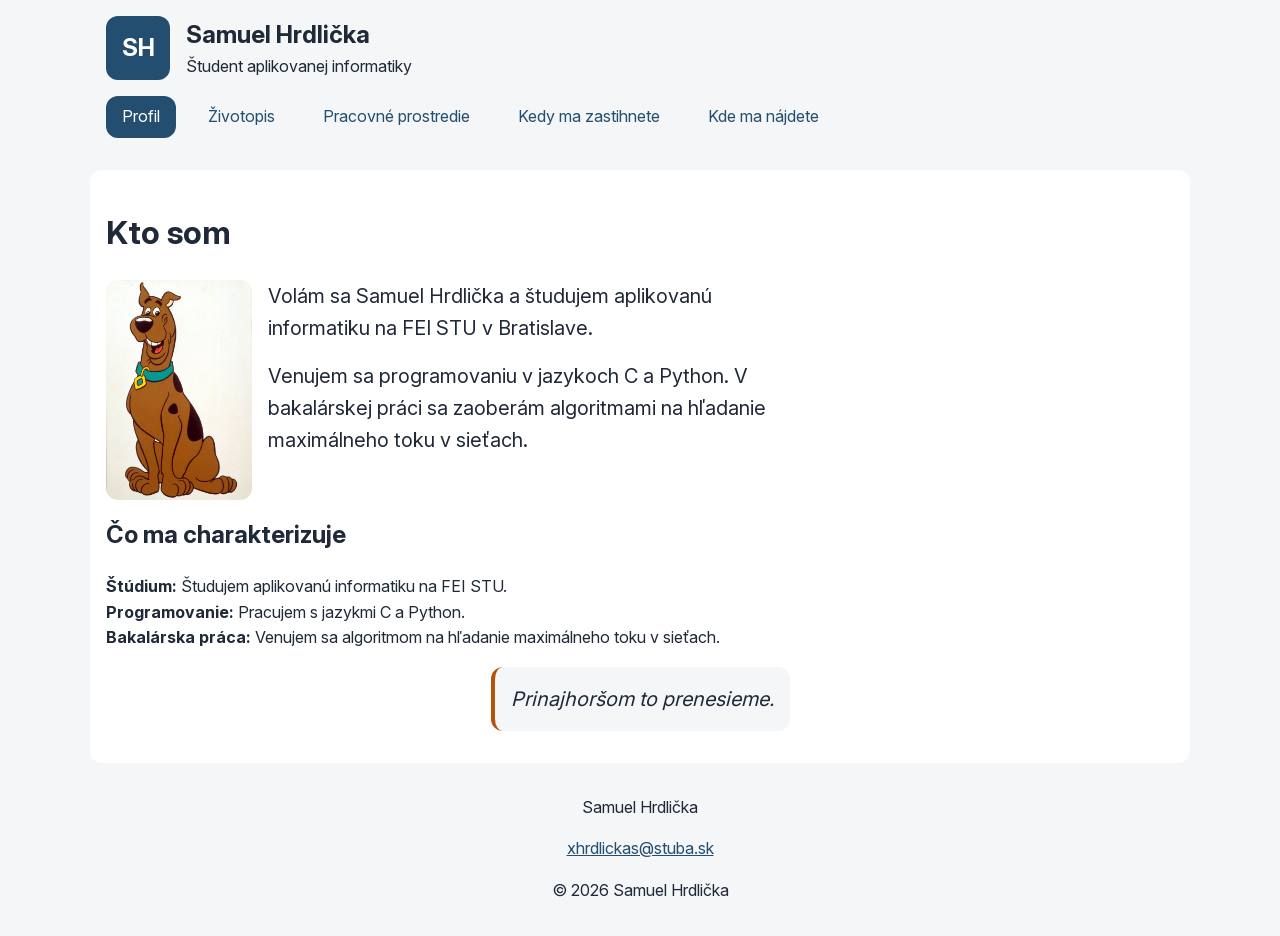
<file: index.html>
<!doctype html>
<html lang="sk">
<head>
  <meta charset="UTF-8">
  <meta name="viewport" content="width=device-width, initial-scale=1.0">

  <meta name="description"
        content="Osobná stránka Samuela Hrdličku, študenta aplikovanej informatiky na FEI STU.">

  <title>Samuel Hrdlička — Profil</title>
  <meta property="og:title"
        content="Samuel Hrdlička — Profil">

  <meta property="og:description"
        content="Spoznajte Samuela Hrdličku, študenta aplikovanej informatiky na FEI STU, a jeho záujmy v programovaní.">

  <meta property="og:image"
        content="img/me.jpg">

  <link rel="icon" type="image/png" sizes="32x32" href="favicon.png">
  <link rel="stylesheet" href="css/styles.css">
  <script src="js/menu.js" defer></script>
</head>
<body>
<header class="container">
  <div class="brand">
    <span class="monogram">SH</span>

    <div>
      <p class="brand-name">Samuel Hrdlička</p>
      <p>Študent aplikovanej informatiky</p>
    </div>
  </div>

  <nav>
    <button class="menu-toggle" type="button">☰ Menu</button>
    <ul class="nav-list">
      <li>
        <a href="index.html" class="active">Profil</a>
      </li>
      <li>
        <a href="pages/cv.html">Životopis</a>
      </li>
      <li>
        <a href="pages/workspace.html">Pracovné prostredie</a>
      </li>
      <li>
        <a href="pages/schedule.html">Kedy ma zastihnete</a>
      </li>
      <li>
        <a href="pages/map.html">Kde ma nájdete</a>
      </li>
    </ul>
  </nav>
</header>

<main class="container">
  <h1>Kto som</h1>
  <img
          class="portrait"
          src="img/me.jpg"
          alt="Portrét Samuela Hrdličku"
          width="278"
          height="420"
          loading="lazy">

  <p class="introduction">
    Volám sa Samuel Hrdlička a študujem aplikovanú informatiku
    na FEI STU v Bratislave.
  </p>

  <p class="introduction">
    Venujem sa programovaniu v jazykoch C a Python.
    V bakalárskej práci sa zaoberám algoritmami na hľadanie
    maximálneho toku v sieťach.
  </p>

  <section class="profile_details">
    <h2>Čo ma charakterizuje</h2>

    <ul>
      <li>
        <strong>Štúdium:</strong>
        Študujem aplikovanú informatiku na FEI STU.
      </li>
      <li>
        <strong>Programovanie:</strong>
        Pracujem s jazykmi C a Python.
      </li>
      <li>
        <strong>Bakalárska práca:</strong>
        Venujem sa algoritmom na hľadanie maximálneho toku v sieťach.
      </li>
    </ul>
  </section>
  <aside class="motto">
    <p>Prinajhoršom to prenesieme.</p>
  </aside>
</main>
<footer class="container">
  <address>
    <p>Samuel Hrdlička</p>
    <a href="mailto:xhrdlickas@stuba.sk">xhrdlickas@stuba.sk</a>
  </address>

  <p>&copy; 2026 Samuel Hrdlička</p>
</footer>
</body>
</html>
</file>
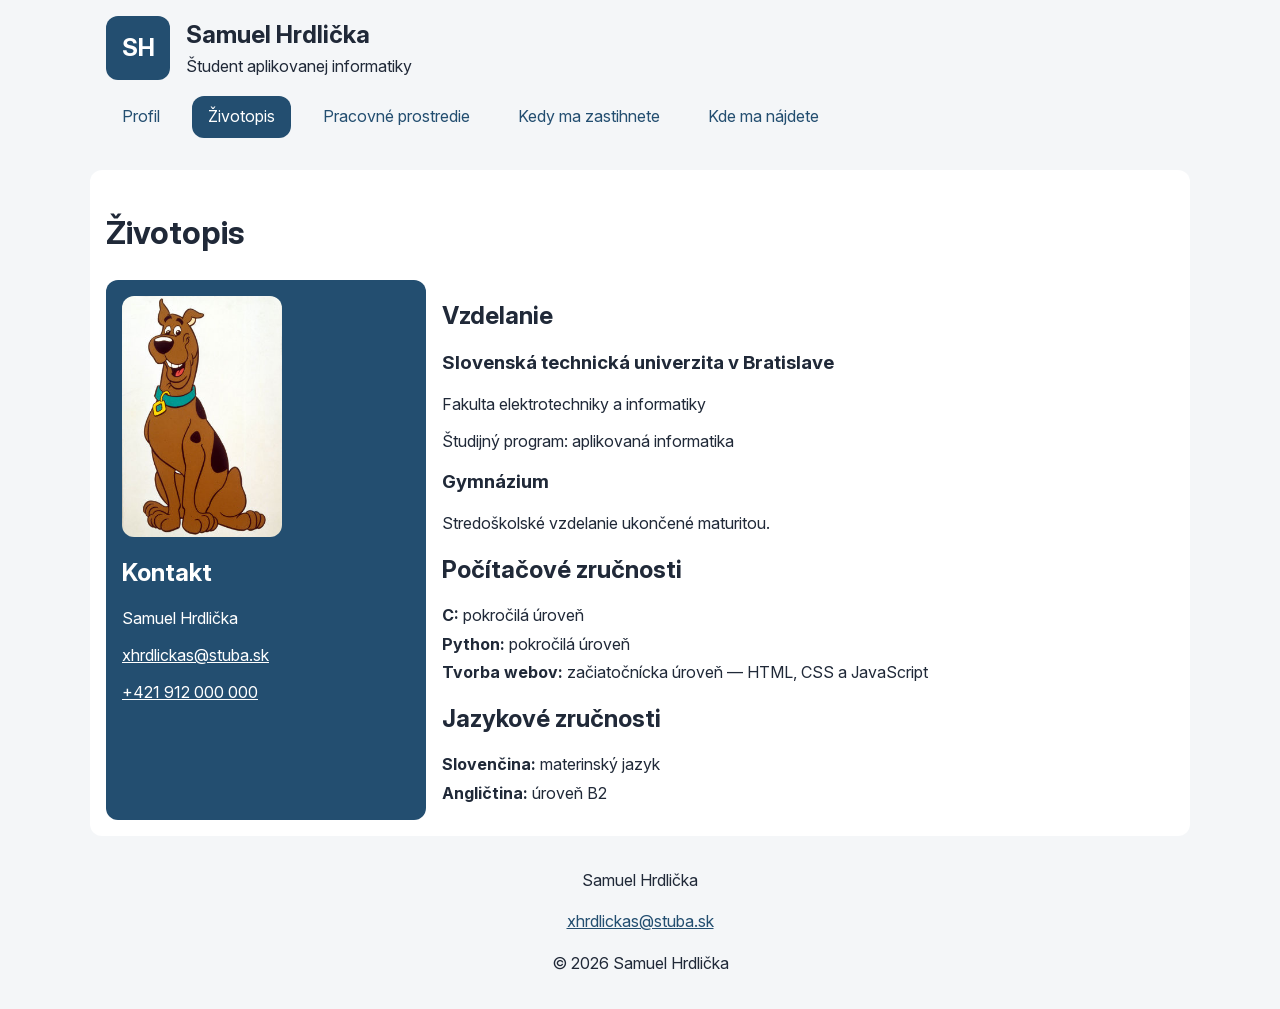
<file: pages/cv.html>
<!doctype html>
<html lang="sk">
<head>
    <meta charset="UTF-8">
    <meta name="viewport" content="width=device-width, initial-scale=1.0">

    <meta name="description"
          content="Vzdelanie, počítačové a jazykové zručnosti Samuela Hrdličku, študenta aplikovanej informatiky na FEI STU.">

    <title>Samuel Hrdlička — Životopis</title>

    <meta property="og:title"
          content="Samuel Hrdlička — Životopis">
    <meta property="og:description"
          content="Moje vzdelanie, pracovné skúsenosti a zručnosti v programovaní a tvorbe webových stránok.">
    <meta property="og:image"
          content="../img/me.jpg">

    <link rel="stylesheet" href="../css/styles.css">
    <link rel="stylesheet" href="../css/print.css">
    <script src="../js/menu.js" defer></script>
    <link rel="icon" type="image/png" sizes="32x32" href="../favicon.png">

</head>
<body>
<header class="container">
    <div class="brand">
        <span class="monogram">SH</span>

        <div>
            <p class="brand-name">Samuel Hrdlička</p>
            <p>Študent aplikovanej informatiky</p>
        </div>
    </div>

    <nav>
        <button class="menu-toggle" type="button">☰ Menu</button>
        <ul class="nav-list">
            <li>
                <a href="../index.html">Profil</a>
            </li>
            <li>
                <a href="cv.html" class="active">Životopis</a>
            </li>
            <li>
                <a href="workspace.html">Pracovné prostredie</a>
            </li>
            <li>
                <a href="schedule.html">Kedy ma zastihnete</a>
            </li>
            <li>
                <a href="map.html">Kde ma nájdete</a>
            </li>
        </ul>
    </nav>
</header>

<main class="container">
    <h1>Životopis</h1>

    <div class="cv-layout">
        <section class="cv-sidebar">
            <img
                    class="cv-portrait"
                    src="../img/me.jpg"
                    alt="Ilustrovaný avatar Scooby-Doo"
                    width="278"
                    height="420"
                    loading="lazy">

            <h2>Kontakt</h2>

            <address>
                <p>Samuel Hrdlička</p>

                <p>
                    <a href="mailto:xhrdlickas@stuba.sk">
                        xhrdlickas@stuba.sk
                    </a>
                </p>
                <p>
                    <a href="tel:+421912000000">+421 912 000 000</a>
                </p>
            </address>
        </section>
        <div class="cv-content">
            <section>
                <h2>Vzdelanie</h2>

                <h3>Slovenská technická univerzita v Bratislave</h3>
                <p>Fakulta elektrotechniky a informatiky</p>
                <p>Študijný program: aplikovaná informatika</p>

                <h3>Gymnázium</h3>
                <p>Stredoškolské vzdelanie ukončené maturitou.</p>
            </section>
            <section>
                <h2>Počítačové zručnosti</h2>

                <ul class="cv-skills">
                    <li>
                        <strong>C:</strong>
                        pokročilá úroveň
                    </li>
                    <li>
                        <strong>Python:</strong>
                        pokročilá úroveň
                    </li>
                    <li>
                        <strong>Tvorba webov:</strong>
                        začiatočnícka úroveň — HTML, CSS a JavaScript
                    </li>
                </ul>
            </section>
            <section>
                <h2>Jazykové zručnosti</h2>

                <ul class="cv-skills">
                    <li>
                        <strong>Slovenčina:</strong>
                        materinský jazyk
                    </li>
                    <li>
                        <strong>Angličtina:</strong>
                        úroveň B2
                    </li>
                </ul>
            </section>
        </div>
    </div>
</main>
<footer class="container">
    <address>
        <p>Samuel Hrdlička</p>
        <a href="mailto:xhrdlickas@stuba.sk">xhrdlickas@stuba.sk</a>
    </address>

    <p>&copy; 2026 Samuel Hrdlička</p>
</footer>
</body>
</html>
</file>
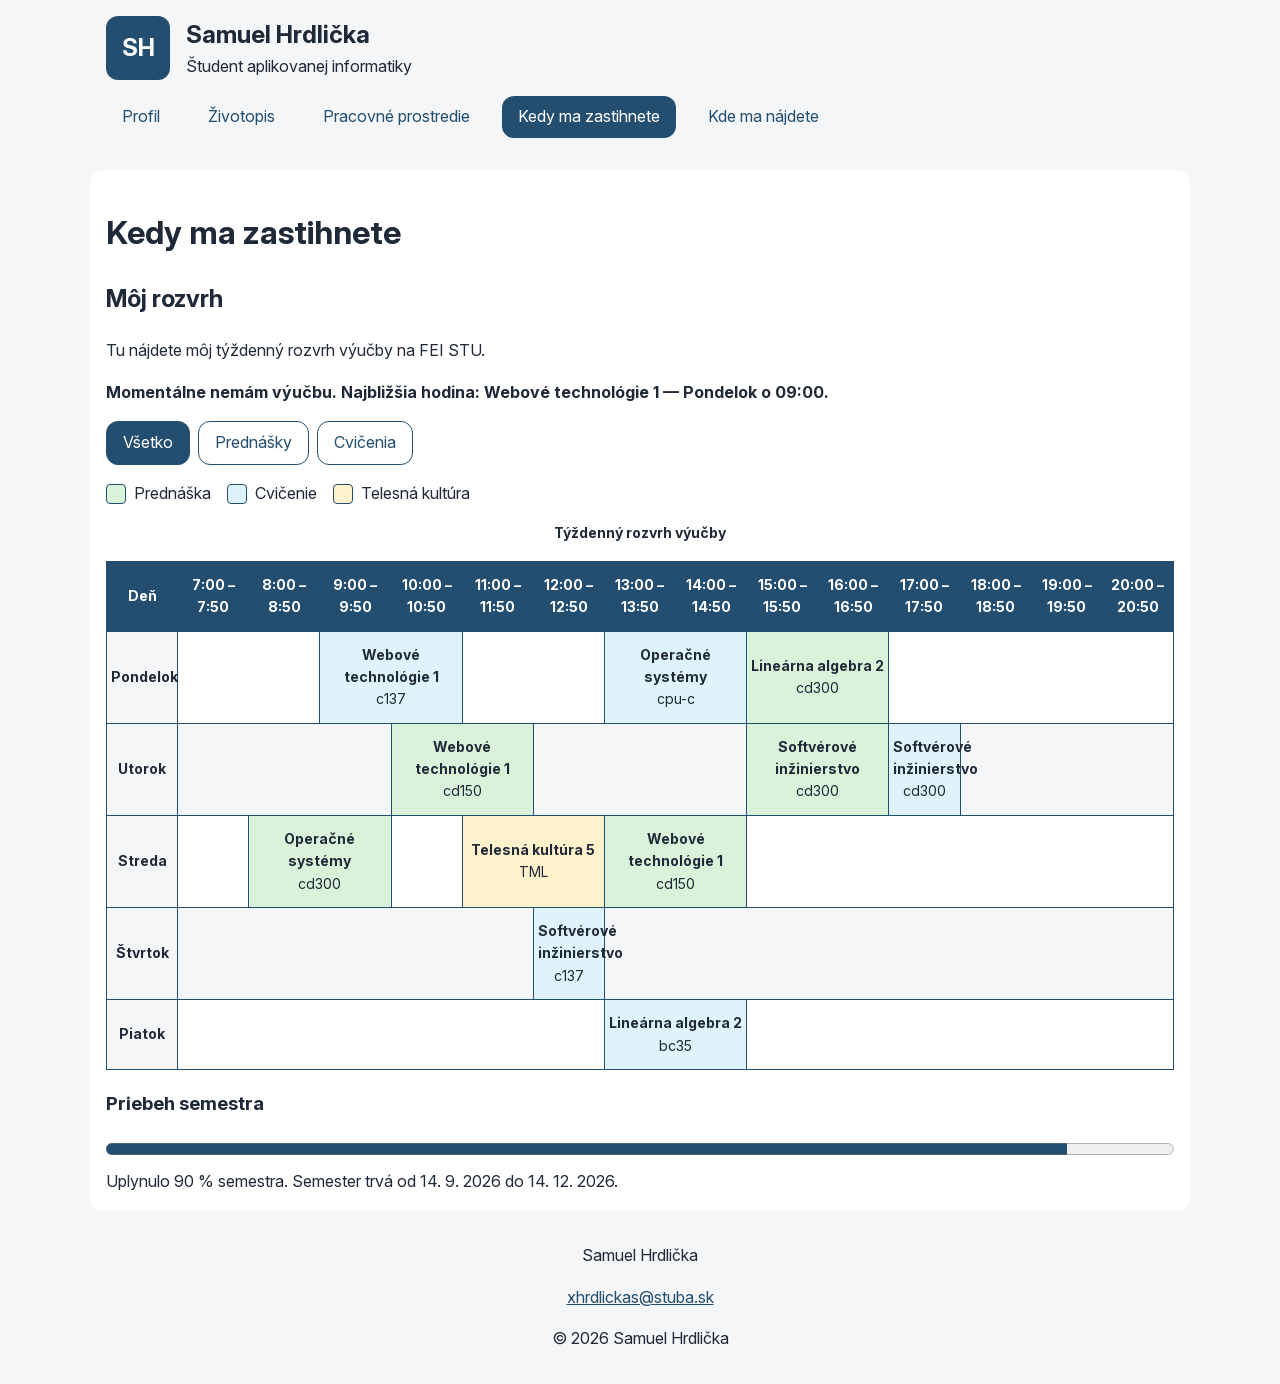
<file: pages/schedule.html>
<!doctype html>
<html lang="sk">
<head>
    <meta charset="UTF-8">
    <meta name="viewport" content="width=device-width, initial-scale=1.0">

    <meta name="description"
          content="Môj týždenný rozvrh výučby na FEI STU a časy, kedy ma môžete zastihnúť.">

    <title>Samuel Hrdlička — Kedy ma zastihnete</title>
    <meta property="og:title"
          content="Samuel Hrdlička — Kedy ma zastihnete">
    <meta property="og:description"
          content="Môj týždenný rozvrh výučby na FEI STU a časy, kedy ma môžete zastihnúť.">
    <meta property="og:image"
          content="../img/me.jpg">

    <link rel="stylesheet" href="../css/styles.css">
    <script src="../js/menu.js" defer></script>
    <script src="../js/schedule.js" defer></script>
    <link rel="icon" type="image/png" sizes="32x32" href="../favicon.png">
</head>
<body>
<header class="container">
    <div class="brand">
        <span class="monogram">SH</span>

        <div>
            <p class="brand-name">Samuel Hrdlička</p>
            <p>Študent aplikovanej informatiky</p>
        </div>
    </div>

    <nav>
        <button class="menu-toggle" type="button">☰ Menu</button>

        <ul class="nav-list">
            <li>
                <a href="../index.html">Profil</a>
            </li>
            <li>
                <a href="cv.html">Životopis</a>
            </li>
            <li>
                <a href="workspace.html">Pracovné prostredie</a>
            </li>
            <li>
                <a href="schedule.html" class="active">Kedy ma zastihnete</a>
            </li>
            <li>
                <a href="map.html">Kde ma nájdete</a>
            </li>
        </ul>
    </nav>
</header>

<main class="container">
    <h1>Kedy ma zastihnete</h1>

    <section>
        <h2>Môj rozvrh</h2>

        <p>
            Tu nájdete môj týždenný rozvrh výučby na FEI STU.
        </p>
        <p id="schedule-status">
            Aktuálnu výučbu zisťujem…
        </p>
        <div class="schedule-filters">
            <button class="schedule-filter active" type="button" data-filter="all">
                Všetko
            </button>

            <button class="schedule-filter" type="button" data-filter="lecture">
                Prednášky
            </button>

            <button class="schedule-filter" type="button" data-filter="exercise">
                Cvičenia
            </button>
        </div>

        <p id="schedule-empty" hidden>
            Zvolenému filtru nevyhovuje žiadna výučba.
        </p>

        <div class="schedule-legend">
    <span class="legend-item">
        <span class="legend-color lecture"></span>
        Prednáška
    </span>

            <span class="legend-item">
        <span class="legend-color exercise"></span>
        Cvičenie
    </span>

            <span class="legend-item">
        <span class="legend-color sport"></span>
        Telesná kultúra
    </span>
        </div>

        <div class="schedule-wrapper">
            <table class="schedule-table">
                <caption>Týždenný rozvrh výučby</caption>

                <thead>
                <tr>
                    <th scope="col">Deň</th>
                    <th scope="col">7:00 – 7:50</th>
                    <th scope="col">8:00 – 8:50</th>
                    <th scope="col">9:00 – 9:50</th>
                    <th scope="col">10:00 – 10:50</th>
                    <th scope="col">11:00 – 11:50</th>
                    <th scope="col">12:00 – 12:50</th>
                    <th scope="col">13:00 – 13:50</th>
                    <th scope="col">14:00 – 14:50</th>
                    <th scope="col">15:00 – 15:50</th>
                    <th scope="col">16:00 – 16:50</th>
                    <th scope="col">17:00 – 17:50</th>
                    <th scope="col">18:00 – 18:50</th>
                    <th scope="col">19:00 – 19:50</th>
                    <th scope="col">20:00 – 20:50</th>
                </tr>
                </thead>

                <tbody>
                <tr data-day="1">
                    <th scope="row">Pondelok</th>

                    <td colspan="2"></td>

                    <td colspan="2"
                        class="schedule-class exercise"
                        data-start="09:00"
                        data-end="10:50">
                        <strong>Webové technológie 1</strong><br>
                        c137
                    </td>

                    <td colspan="2"></td>

                    <td colspan="2"
                        class="schedule-class exercise"
                        data-start="13:00"
                        data-end="14:50">
                        <strong>Operačné systémy</strong><br>
                        cpu-c
                    </td>

                    <td colspan="2"
                        class="schedule-class lecture"
                        data-start="15:00"
                        data-end="16:50">
                        <strong>Lineárna algebra 2</strong><br>
                        cd300
                    </td>

                    <td colspan="4"></td>
                </tr>

                <tr data-day="2">
                    <th scope="row">Utorok</th>

                    <td colspan="3"></td>

                    <td colspan="2"
                        class="schedule-class lecture"
                        data-start="10:00"
                        data-end="11:50">
                        <strong>Webové technológie 1</strong><br>
                        cd150
                    </td>

                    <td colspan="3"></td>

                    <td colspan="2"
                        class="schedule-class lecture"
                        data-start="15:00"
                        data-end="16:50">
                        <strong>Softvérové inžinierstvo</strong><br>
                        cd300
                    </td>

                    <td class="schedule-class exercise"
                        data-start="17:00"
                        data-end="17:50">
                        <strong>Softvérové inžinierstvo</strong><br>
                        cd300
                    </td>

                    <td colspan="3"></td>
                </tr>

                <tr data-day="3">
                    <th scope="row">Streda</th>

                    <td></td>

                    <td colspan="2"
                        class="schedule-class lecture"
                        data-start="08:00"
                        data-end="09:50">
                        <strong>Operačné systémy</strong><br>
                        cd300
                    </td>

                    <td></td>

                    <td colspan="2"
                        class="schedule-class exercise sport"
                        data-start="11:00"
                        data-end="12:50">
                        <strong>Telesná kultúra 5</strong><br>
                        TML
                    </td>

                    <td colspan="2"
                        class="schedule-class lecture"
                        data-start="13:00"
                        data-end="14:50">
                        <strong>Webové technológie 1</strong><br>
                        cd150
                    </td>

                    <td colspan="6"></td>
                </tr>

                <tr data-day="4">
                    <th scope="row">Štvrtok</th>

                    <td colspan="5"></td>

                    <td class="schedule-class exercise"
                        data-start="12:00"
                        data-end="12:50">
                        <strong>Softvérové inžinierstvo</strong><br>
                        c137
                    </td>

                    <td colspan="8"></td>
                </tr>

                <tr data-day="5">
                    <th scope="row">Piatok</th>

                    <td colspan="6"></td>

                    <td colspan="2"
                        class="schedule-class exercise"
                        data-start="13:00"
                        data-end="14:50">
                        <strong>Lineárna algebra 2</strong><br>
                        bc35
                    </td>

                    <td colspan="6"></td>
                </tr>
                </tbody>
            </table>
        </div>
        <div class="semester-progress">
            <h3>Priebeh semestra</h3>

            <progress id="semester-progress" max="100" value="0">
                0 %
            </progress>

            <p id="semester-status">
                Priebeh semestra zisťujem…
            </p>
        </div>
    </section>
</main>

<footer class="container">
    <address>
        <p>Samuel Hrdlička</p>
        <a href="mailto:xhrdlickas@stuba.sk">xhrdlickas@stuba.sk</a>
    </address>

    <p>&copy; 2026 Samuel Hrdlička</p>
</footer>
</body>
</html>
</file>
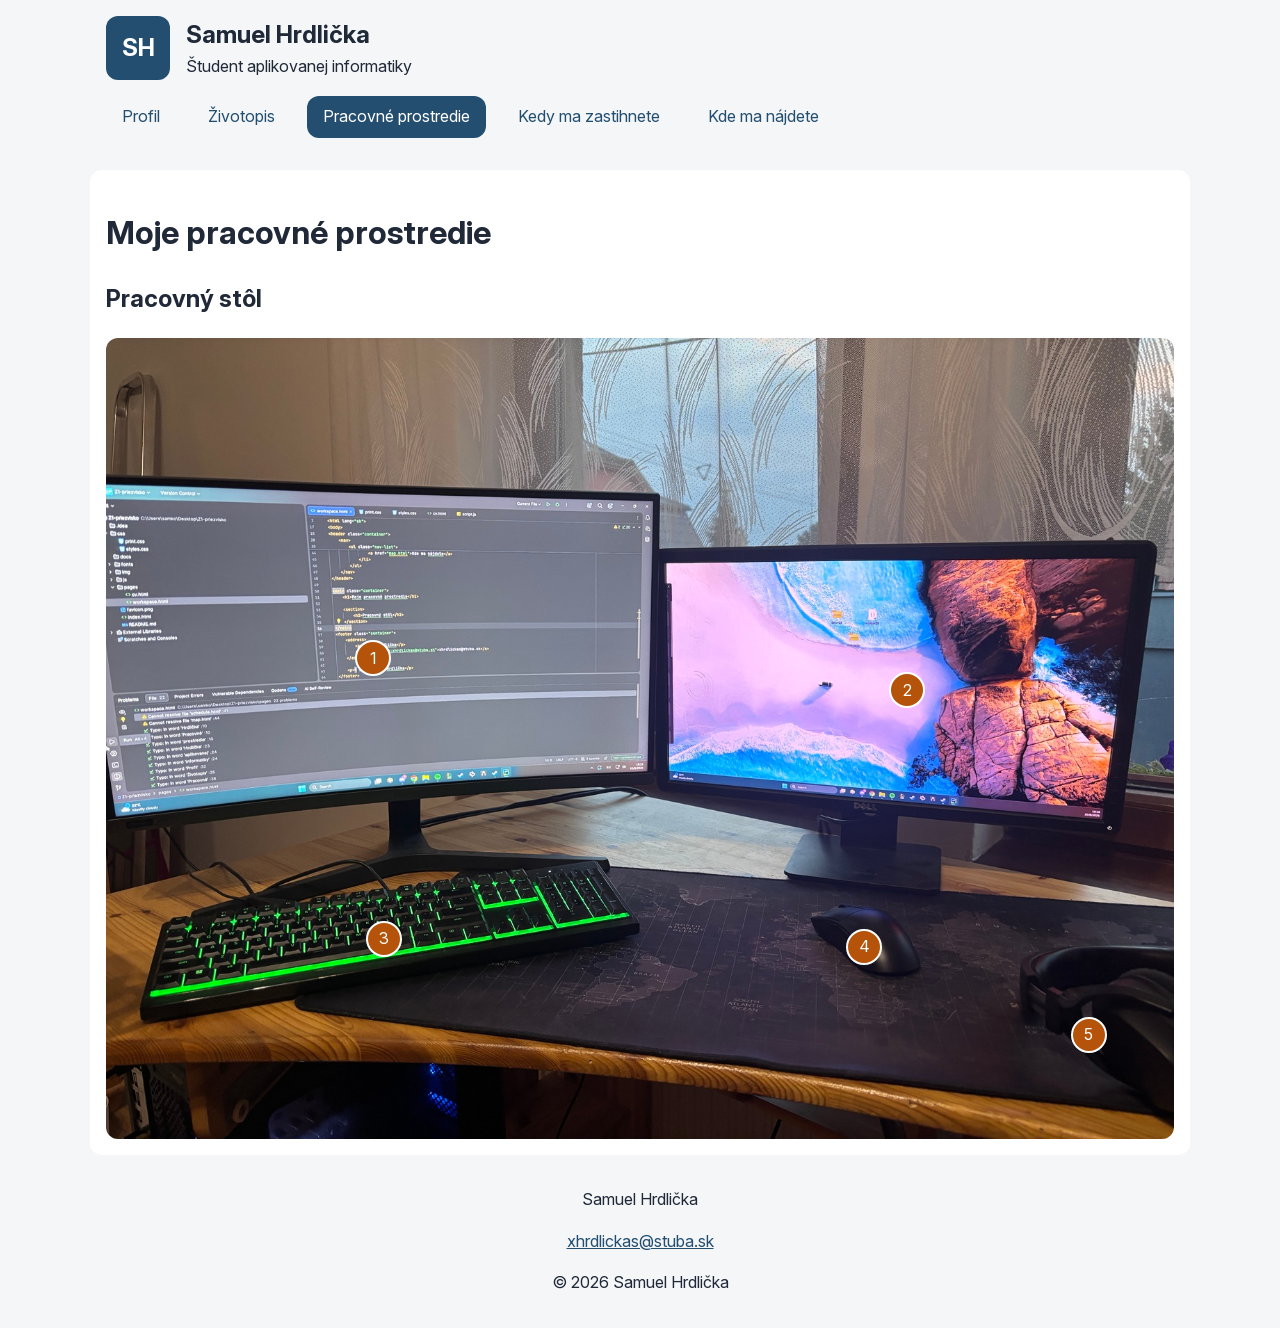
<file: pages/workspace.html>
<!doctype html>
<html lang="sk">
<head>
    <meta charset="UTF-8">
    <meta name="viewport" content="width=device-width, initial-scale=1.0">

    <meta name="description"
          content="Moje pracovné prostredie pri štúdiu a programovaní, predstavené pomocou interaktívneho obrázka.">

    <title>Samuel Hrdlička — Pracovné prostredie</title>
    <meta property="og:title"
          content="Samuel Hrdlička — Pracovné prostredie">
    <meta property="og:description"
          content="Spoznajte môj pracovný stôl a vybavenie, ktoré používam pri štúdiu a programovaní.">
    <meta property="og:image"
          content="../img/workspace.jpg">

    <link rel="stylesheet" href="../css/styles.css">
    <script src="../js/menu.js" defer></script>
    <link rel="icon" type="image/png" sizes="32x32" href="../favicon.png">

</head>
<body>
<header class="container">
    <div class="brand">
        <span class="monogram">SH</span>

        <div>
            <p class="brand-name">Samuel Hrdlička</p>
            <p>Študent aplikovanej informatiky</p>
        </div>
    </div>

    <nav>
        <button class="menu-toggle" type="button">☰ Menu</button>
        <ul class="nav-list">
            <li>
                <a href="../index.html">Profil</a>
            </li>
            <li>
                <a href="cv.html">Životopis</a>
            </li>
            <li>
                <a href="workspace.html" class="active">Pracovné prostredie</a>
            </li>
            <li>
                <a href="schedule.html">Kedy ma zastihnete</a>
            </li>
            <li>
                <a href="map.html">Kde ma nájdete</a>
            </li>
        </ul>
    </nav>
</header>

<main class="container">
    <h1>Moje pracovné prostredie</h1>

    <section>
        <h2>Pracovný stôl</h2>

        <div class="workspace-image">
            <img
                    src="../img/workspace.jpg"
                    alt="Pracovný stôl s dvoma monitormi, klávesnicou, myšou a slúchadlami"
                    width="1536"
                    height="1152"
                    loading="lazy">

            <div class="hotspot" style="--x: 25%; --y: 40%">
                <button class="hotspot-button" type="button">
                    1
                </button>

                <div class="hotspot-panel">
                    <h3>Hlavný monitor</h3>
                    <p>
                        Na hlavnom monitore pracujem s kódom vo WebStorme.
                        Používam ho pri tvorbe webových stránok a programovaní.
                    </p>
                </div>

            </div>
            <div class="hotspot hotspot-left" style="--x: 75%; --y: 44%">
                <button class="hotspot-button" type="button">
                    2
                </button>

                <div class="hotspot-panel">
                    <h3>Druhý monitor</h3>
                    <p>
                        Druhý monitor mi poskytuje ďalší priestor na otvorené okná.
                        Pri práci tak môžem sledovať viac vecí súčasne.
                    </p>
                </div>
            </div>
            <div class="hotspot" style="--x: 26%; --y: 75%">
                <button class="hotspot-button" type="button">
                    3
                </button>

                <div class="hotspot-panel">
                    <h3>Klávesnica</h3>
                    <p>
                        Klávesnicu používam pri písaní kódu v jazykoch C a Python
                        aj pri tvorbe webových stránok.
                    </p>
                </div>
            </div>

            <div class="hotspot hotspot-left" style="--x: 71%; --y: 76%">
                <button class="hotspot-button" type="button">
                    4
                </button>

                <div class="hotspot-panel">
                    <h3>Myš</h3>
                    <p>
                        Myš používam na ovládanie programov a pohyb
                        medzi otvorenými oknami.
                    </p>
                </div>
            </div>

            <div class="hotspot hotspot-left" style="--x: 92%; --y: 87%">
                <button class="hotspot-button" type="button">
                    5
                </button>

                <div class="hotspot-panel">
                    <h3>Slúchadlá</h3>
                    <p>
                        Slúchadlá sú súčasťou môjho pracovného prostredia.
                        Umožňujú počúvať zvuk bez reproduktorov.
                    </p>
                </div>
            </div>
        </div>
    </section>
</main>
<footer class="container">
    <address>
        <p>Samuel Hrdlička</p>
        <a href="mailto:xhrdlickas@stuba.sk">xhrdlickas@stuba.sk</a>
    </address>

    <p>&copy; 2026 Samuel Hrdlička</p>
</footer>
</body>
</html>
</file>
<file: css/styles.css>
@font-face {
    font-family: "Inter";
    src: url("../fonts/InterVariable.woff2") format("woff2");
    font-weight: 100 900;
    font-style: normal;
    font-display: swap;
}
:root {
    --color-primary: #234e70;
    --color-accent: #b45309;
    --color-text: #202938;
    --color-background: #f4f6f8;
    --color-surface: #ffffff;
    --color-lecture: #d9f2d9;
    --color-exercise: #dff3fa;
    --color-sport: #fff1cc;
    --radius: 12px;
    --space: 16px;
    --monogram-size: 64px;
    --hotspot-size: 36px;
}

* {
    box-sizing: border-box;
}

body {
    margin: 0;
    font-family: "Inter", sans-serif;
    color: var(--color-text);
    background-color: var(--color-background);
    line-height: 1.6;
}
.container {
    width: 100%;
    max-width: 1100px;
    margin: 0 auto;
    padding: var(--space);
}

main {
    background-color: var(--color-surface);
    border-radius: var(--radius);
    margin-top: var(--space);
}
.nav-list {
    display: flex;
    flex-wrap: wrap;
    gap: var(--space);
    list-style: none;
    margin: var(--space) 0;
    padding: 0;
}

.nav-list a {
    display: block;
    padding: calc(var(--space) / 2) var(--space);
    color: var(--color-primary);
    text-decoration: none;
    border-radius: var(--radius);
}

.nav-list a:hover,
.nav-list a.active {
    background-color: var(--color-primary);
    color: var(--color-surface);
}
.brand {
    display: flex;
    align-items: center;
    gap: var(--space);
}

.monogram {
    display: flex;
    align-items: center;
    justify-content: center;
    width: var(--monogram-size);
    height: var(--monogram-size);
    flex-shrink: 0;
    background-color: var(--color-primary);
    color: var(--color-surface);
    border-radius: var(--radius);
}

.monogram,
.brand-name {
    font-size: 24px;
    font-weight: 700;
}

.brand p {
    margin: 0;
}
.portrait {
    float: left;
    width: auto;
    max-width: 100%;
    height: 220px;
    margin: 0 var(--space) var(--space) 0;
    border-radius: var(--radius);
}

.profile_details {
    clear: both;
}
.motto {
    clear: both;
    width: fit-content;
    max-width: 100%;
    margin: var(--space) auto;
    padding: var(--space);
    border-left: 4px solid var(--color-accent);
    border-radius: var(--radius);
    background-color: var(--color-background);
    font-size: 20px;
    font-style: italic;
}

.motto p {
    margin: 0;
}

footer {
    margin-top: var(--space);
    text-align: center;
}

footer address {
    font-style: normal;
}

footer a {
    color: var(--color-primary);
}
.profile_details ul {
    list-style: none;
    padding: 0;
}
.introduction {
    font-size: 20px;
    max-width: 700px;
    margin: 0 0 var(--space);
}
.menu-toggle {
    display: none;
    padding: calc(var(--space) / 2) var(--space);
    border: 0;
    border-radius: var(--radius);
    background-color: var(--color-primary);
    color: var(--color-surface);
    font: inherit;
    cursor: pointer;
}
.cv-portrait {
    display: block;
    width: 160px;
    max-width: 100%;
    height: auto;
    border-radius: var(--radius);
}

.cv-sidebar address {
    font-style: normal;
}

.cv-sidebar a {
    color: var(--color-surface);
    overflow-wrap: anywhere;

}
.cv-layout {
    display: flex;
    align-items: stretch;
    gap: var(--space);
    line-height: 1.3;
}

.cv-sidebar {
    flex: 0 0 30%;
    padding: var(--space);
    background-color: var(--color-primary);
    color: var(--color-surface);
    border-radius: var(--radius);
}

.cv-content {
    flex: 1;
    min-width: 0;
}
.cv-skills {
    list-style: none;
    padding: 0;
}

.cv-skills li {
    margin-bottom: calc(var(--space) / 2);
}
.workspace-image {
    position: relative;
}

.workspace-image > img {
    display: block;
    width: 100%;
    height: auto;
    border-radius: var(--radius);
}
.hotspot {
    position: absolute;
    left: var(--x);
    top: var(--y);
    width: var(--hotspot-size);
    height: var(--hotspot-size);
    transform: translate(-50%, -50%);
}

.hotspot-button {
    display: flex;
    align-items: center;
    justify-content: center;
    width: 100%;
    height: 100%;
    padding: 0;
    border: 2px solid var(--color-surface);
    border-radius: 50%;
    background-color: var(--color-accent);
    color: var(--color-surface);
    font: inherit;
    cursor: pointer;
}



.hotspot-button:hover,
.hotspot-button:focus {
    background-color: var(--color-primary);
}
.hotspot-panel {
    opacity: 0;
    visibility: hidden;
    transition: opacity 0.3s, visibility 0.3s;
    position: absolute;
    top: 100%;
    left: 0;
    width: 300px;
    padding: var(--space);
    border-radius: var(--radius);
    background-color: var(--color-surface);
    color: var(--color-text);
    box-shadow: 0 4px 16px rgba(0, 0, 0, 0.2);

}

.hotspot-panel h3 {
    margin: 0 0 calc(var(--space) / 2);
}

.hotspot-panel p {
    margin: 0;
}

.hotspot:hover .hotspot-panel,
.hotspot:focus-within .hotspot-panel {
    opacity: 1;
    visibility: visible;
}
.hotspot:hover,
.hotspot:focus-within {
    z-index: 10;
}
.hotspot-left .hotspot-panel {
    left: auto;
    right: 0;
}
.schedule-wrapper {
    overflow-x: auto;
}

.schedule-table {
    width: 100%;
    min-width: 900px;
    border-collapse: collapse;
    table-layout: fixed;
    text-align: center;
    font-size: 14px;
}

.schedule-table caption {
    margin-bottom: var(--space);
    font-weight: 700;
}

.schedule-table th,
.schedule-table td {
    border: 1px solid var(--color-primary);
    padding: 12px 4px;
    vertical-align: middle;
}

.schedule-table thead th {
    background-color: var(--color-primary);
    color: var(--color-surface);
    white-space: normal;
}

.schedule-table tbody th {
    background-color: var(--color-background);
}
.schedule-class {
    hyphens: auto;
}
.schedule-table .lecture {
    background-color: var(--color-lecture);
}

.schedule-table .exercise {
    background-color: var(--color-exercise);
}
.schedule-legend {
    display: flex;
    flex-wrap: wrap;
    gap: var(--space);
    margin-bottom: var(--space);
}

.legend-item {
    display: flex;
    align-items: center;
    gap: calc(var(--space) / 2);
}

.legend-color {
    width: 20px;
    height: 20px;
    border: 1px solid var(--color-primary);
    border-radius: 4px;
}

.schedule-legend .lecture {
    background-color: var(--color-lecture);
}

.schedule-legend .exercise {
    background-color: var(--color-exercise);
}

.schedule-table .sport,
.schedule-legend .sport {
    background-color: var(--color-sport);
}

.schedule-table tbody tr:nth-child(even) {
    background-color: var(--color-background);
}
.schedule-filters {
    display: flex;
    flex-wrap: wrap;
    gap: calc(var(--space) / 2);
    margin-bottom: var(--space);
}

.schedule-filter {
    padding: calc(var(--space) / 2) var(--space);
    border: 1px solid var(--color-primary);
    border-radius: var(--radius);
    background-color: var(--color-surface);
    color: var(--color-primary);
    font: inherit;
    cursor: pointer;
}

.schedule-filter:hover,
.schedule-filter:focus-visible,
.schedule-filter.active {
    background-color: var(--color-primary);
    color: var(--color-surface);
}
.schedule-class.filtered-out {
    visibility: hidden;
}
.schedule-table .current-class {
    outline: 3px solid var(--color-accent);
    outline-offset: -3px;
}

#schedule-status {
    font-weight: 700;
}
.semester-progress {
    margin-top: var(--space);
}

.semester-progress progress {
    display: block;
    width: 100%;
    height: 24px;
    accent-color: var(--color-primary);
}

.semester-progress p {
    margin: calc(var(--space) / 2) 0 0;
}
#map {
    width: 100%;
    height: 400px;
    border-radius: var(--radius);
}
.map-controls {
    display: flex;
    flex-wrap: wrap;
    gap: var(--space);
    margin-bottom: var(--space);
}

.map-field {
    display: flex;
    flex-direction: column;
    gap: calc(var(--space) / 2);
    flex: 1 1 240px;
    min-width: 0;
}

.map-field select {
    width: 100%;
    padding: calc(var(--space) / 2);
    border: 1px solid var(--color-primary);
    border-radius: var(--radius);
    background-color: var(--color-surface);
    color: var(--color-text);
    font: inherit;
}







@media (max-width: 768px) {
    .menu-toggle {
        display: block;
        margin-top: var(--space);
    }
    .portrait {
        float: none;
        display: block;
        margin: 0 auto var(--space);
    }
    .nav-list {
        display: none;
        flex-direction: column;
        gap: calc(var(--space) / 2);
    }

    .nav-list.open {
        display: flex;
    }

    .nav-list a {
        text-align: center;
    }
    .cv-layout {
        flex-direction: column;
    }

    .cv-sidebar {
        flex-basis: auto;
    }
    .workspace-image {
        margin-bottom: 160px;
    }

    .hotspot {
        position: static;
        width: auto;
        height: 0;
        transform: none;
    }

    .hotspot-button {
        position: absolute;
        left: var(--x);
        top: var(--y);
        width: var(--hotspot-size);
        height: var(--hotspot-size);
        transform: translate(-50%, -50%);
    }

    .workspace-image .hotspot-panel {
        top: 100%;
        left: 0;
        right: 0;
        width: auto;
        height: 144px;
        overflow: auto;
    }
    .workspace-image:not(:has(.hotspot:hover, .hotspot:focus-within)) .hotspot:first-of-type .hotspot-panel {
        opacity: 1;
        visibility: visible;
    }

    .workspace-image:has(.hotspot:hover) .hotspot:not(:hover) .hotspot-panel {
        opacity: 0;
        visibility: hidden;
    }
}
</file>
<file: css/print.css>
@media print {
    @page {
        size: A4;
        margin: 12mm;
    }

    header,
    footer {
        display: none;
    }

    body {
        background-color: var(--color-surface);
        color: #000000;
        font-size: 10pt;
    }

    main.container,
    .cv-sidebar {
        padding: 0;
        background: transparent;
        border-radius: 0;
    }

    main.container {
        max-width: none;
        margin: 0;
    }

    .cv-layout {
        flex-direction: row;
        line-height: 1.3;
    }

    .cv-sidebar {
        flex: 0 0 30%;
        color: inherit;
    }

    .cv-sidebar a {
        color: inherit;
    }

    .cv-portrait {
        width: 100px;
        height: auto;
    }
}
</file>
